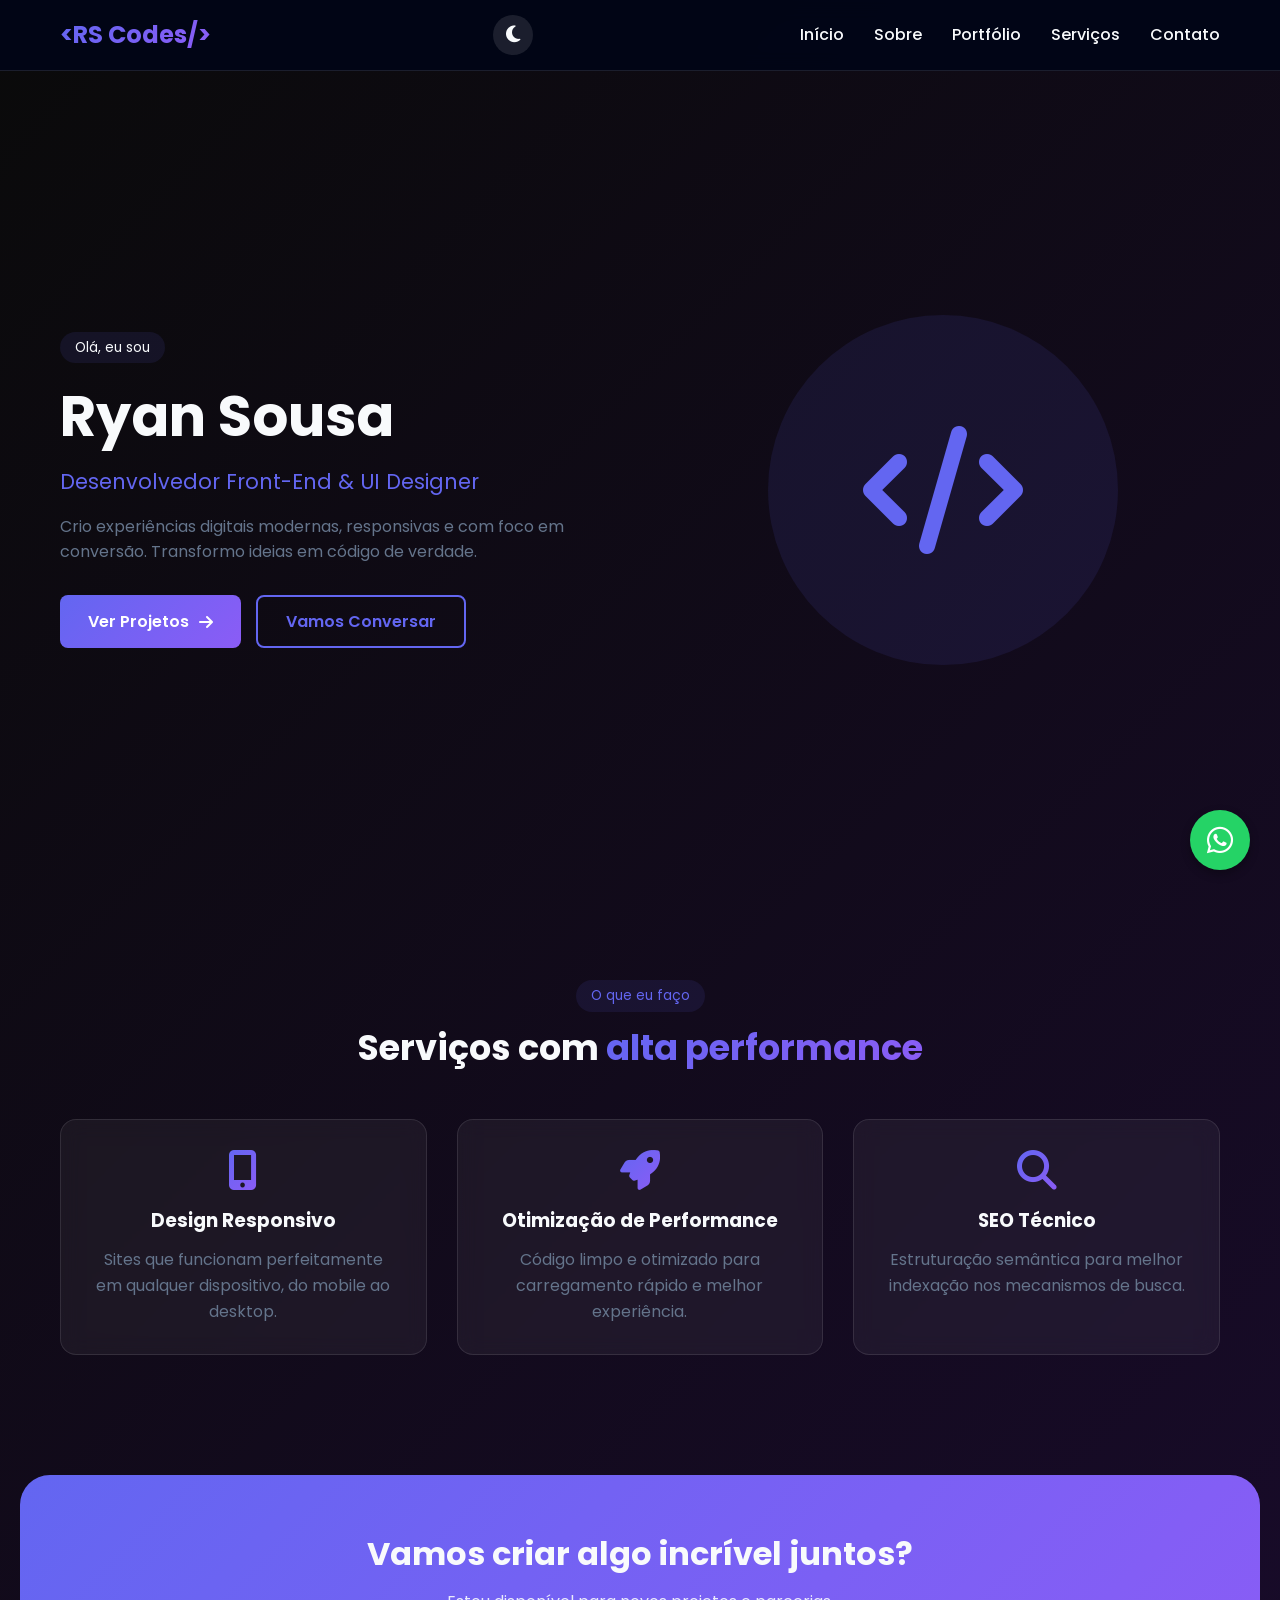
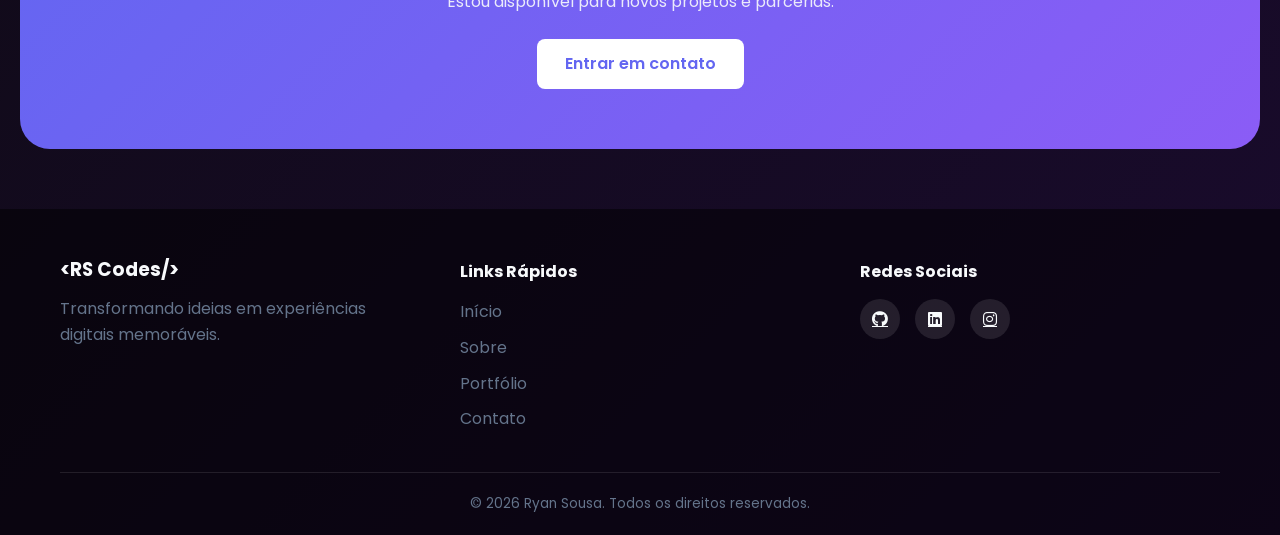
<file: index.html>
<!DOCTYPE html>
<html lang="pt-br">
<head>
    <!-- Google tag (gtag.js) -->
    <script async src="https://www.googletagmanager.com/gtag/js?id=G-TCRQMW9Z9D"></script>
    <script>
        window.dataLayer = window.dataLayer || [];
        function gtag(){dataLayer.push(arguments);}
        gtag('js', new Date());
        gtag('config', 'G-TCRQMW9Z9D');
    </script>

    <meta charset="UTF-8">
    <meta name="viewport" content="width=device-width, initial-scale=1.0, user-scalable=yes">
    <meta name="description" content="Portfólio profissional de desenvolvedor front-end especializado em criação de sites responsivos e experiências digitais incríveis.">
    <meta name="keywords" content="desenvolvedor front-end, portfólio, programador, web design, UX/UI">
    <meta name="author" content="Ryan Sousa">
    <meta name="robots" content="index, follow">
    <title>RS Codes | Portfólio Front-End</title>
    <link rel="shortcut icon" href="data:image/svg+xml,<svg xmlns='http://www.w3.org/2000/svg' viewBox='0 0 100 100'><text y='.9em' font-size='90'>⚡</text></svg>" type="image/svg+xml">
    <link rel="preconnect" href="https://fonts.googleapis.com">
    <link rel="preconnect" href="https://fonts.gstatic.com" crossorigin>
    <link href="https://fonts.googleapis.com/css2?family=Poppins:wght@300;400;500;600;700;800&display=swap" rel="stylesheet">
    <link rel="stylesheet" href="https://cdnjs.cloudflare.com/ajax/libs/font-awesome/6.4.0/css/all.min.css">
    <link rel="stylesheet" href="css/style.css">
</head>
<body>
    <header>
        <nav class="navbar">
            <div class="container">
                <div class="logo">
                    <a href="index.html">&lt;RS Codes/&gt;</a>
                </div>
                <button class="menu-toggle" id="menuToggle" aria-label="Abrir menu">
                    <i class="fas fa-bars"></i>
                </button>
                <button class="theme-toggle" id="themeToggle" aria-label="Alternar tema">
                    <i class="fas fa-moon"></i>
                </button>
                <ul class="nav-menu" id="navMenu">
                    <li><a href="index.html" class="active">Início</a></li>
                    <li><a href="sobre.html">Sobre</a></li>
                    <li><a href="portfolio.html">Portfólio</a></li>
                    <li><a href="servicos.html">Serviços</a></li>
                    <li><a href="contato.html">Contato</a></li>
                </ul>
            </div>
        </nav>
    </header>

    <main>
        <section class="hero">
            <div class="container">
                <div class="hero-content">
                    <span class="badge">Olá, eu sou</span>
                    <h1 id="typewriter">Ryan Sousa</h1>
                    <p class="hero-subtitle">Desenvolvedor Front-End & UI Designer</p>
                    <p class="hero-description">Crio experiências digitais modernas, responsivas e com foco em conversão. Transformo ideias em código de verdade.</p>
                    <div class="hero-buttons">
                        <a href="portfolio.html" class="btn btn-primary">Ver Projetos <i class="fas fa-arrow-right"></i></a>
                        <a href="contato.html" class="btn btn-outline">Vamos Conversar</a>
                    </div>
                </div>
                <div class="hero-image">
                    <div class="code-icon">
                        <i class="fas fa-code"></i>
                    </div>
                </div>
            </div>
        </section>

        <section class="services-preview">
            <div class="container">
                <div class="section-header">
                    <span class="section-tag">O que eu faço</span>
                    <h2>Serviços com <span class="gradient-text">alta performance</span></h2>
                </div>
                <div class="services-grid">
                    <div class="service-card">
                        <i class="fas fa-mobile-alt"></i>
                        <h3>Design Responsivo</h3>
                        <p>Sites que funcionam perfeitamente em qualquer dispositivo, do mobile ao desktop.</p>
                    </div>
                    <div class="service-card">
                        <i class="fas fa-rocket"></i>
                        <h3>Otimização de Performance</h3>
                        <p>Código limpo e otimizado para carregamento rápido e melhor experiência.</p>
                    </div>
                    <div class="service-card">
                        <i class="fas fa-search"></i>
                        <h3>SEO Técnico</h3>
                        <p>Estruturação semântica para melhor indexação nos mecanismos de busca.</p>
                    </div>
                </div>
            </div>
        </section>

        <section class="cta">
            <div class="container">
                <h2>Vamos criar algo incrível juntos?</h2>
                <p>Estou disponível para novos projetos e parcerias.</p>
                <a href="contato.html" class="btn btn-primary">Entrar em contato</a>
            </div>
        </section>
    </main>

    <footer>
        <div class="container">
            <div class="footer-content">
                <div class="footer-info">
                    <h3>&lt;RS Codes/&gt;</h3>
                    <p>Transformando ideias em experiências digitais memoráveis.</p>
                </div>
                <div class="footer-links">
                    <h4>Links Rápidos</h4>
                    <ul>
                        <li><a href="index.html">Início</a></li>
                        <li><a href="sobre.html">Sobre</a></li>
                        <li><a href="portfolio.html">Portfólio</a></li>
                        <li><a href="contato.html">Contato</a></li>
                    </ul>
                </div>
                <div class="footer-social">
                    <h4>Redes Sociais</h4>
                    <div class="social-icons">
                        <a href="https://github.com/Rsa-olimpio" aria-label="GitHub"><i class="fab fa-github"></i></a>
                        <a href="https://www.linkedin.com/in/ryan-sousa-7a5516334" aria-label="LinkedIn"><i class="fab fa-linkedin"></i></a>
                        <a href="https://www.instagram.com/_ryans9" aria-label="Instagram"><i class="fab fa-instagram"></i></a>
                    </div>
                </div>
            </div>
            <div class="footer-bottom">
                <p>&copy; 2026 Ryan Sousa. Todos os direitos reservados.</p>
            </div>
        </div>
    </footer>

    <!-- Botão WhatsApp Flutuante -->
    <a href="https://wa.me/55999999999999?text=Olá!%20Vi%20seu%20portfólio%20e%20gostaria%20de%20mais%20informações!" 
    class="whatsapp-float" 
    target="_blank"
    aria-label="Fale conosco pelo WhatsApp">
        <i class="fab fa-whatsapp"></i>
    </a>

    <button id="backToTop" class="back-to-top" aria-label="Voltar ao topo">
        <i class="fas fa-arrow-up"></i>
    </button>

    <script src="js/main.js"></script>
</body>
</html>
</file>
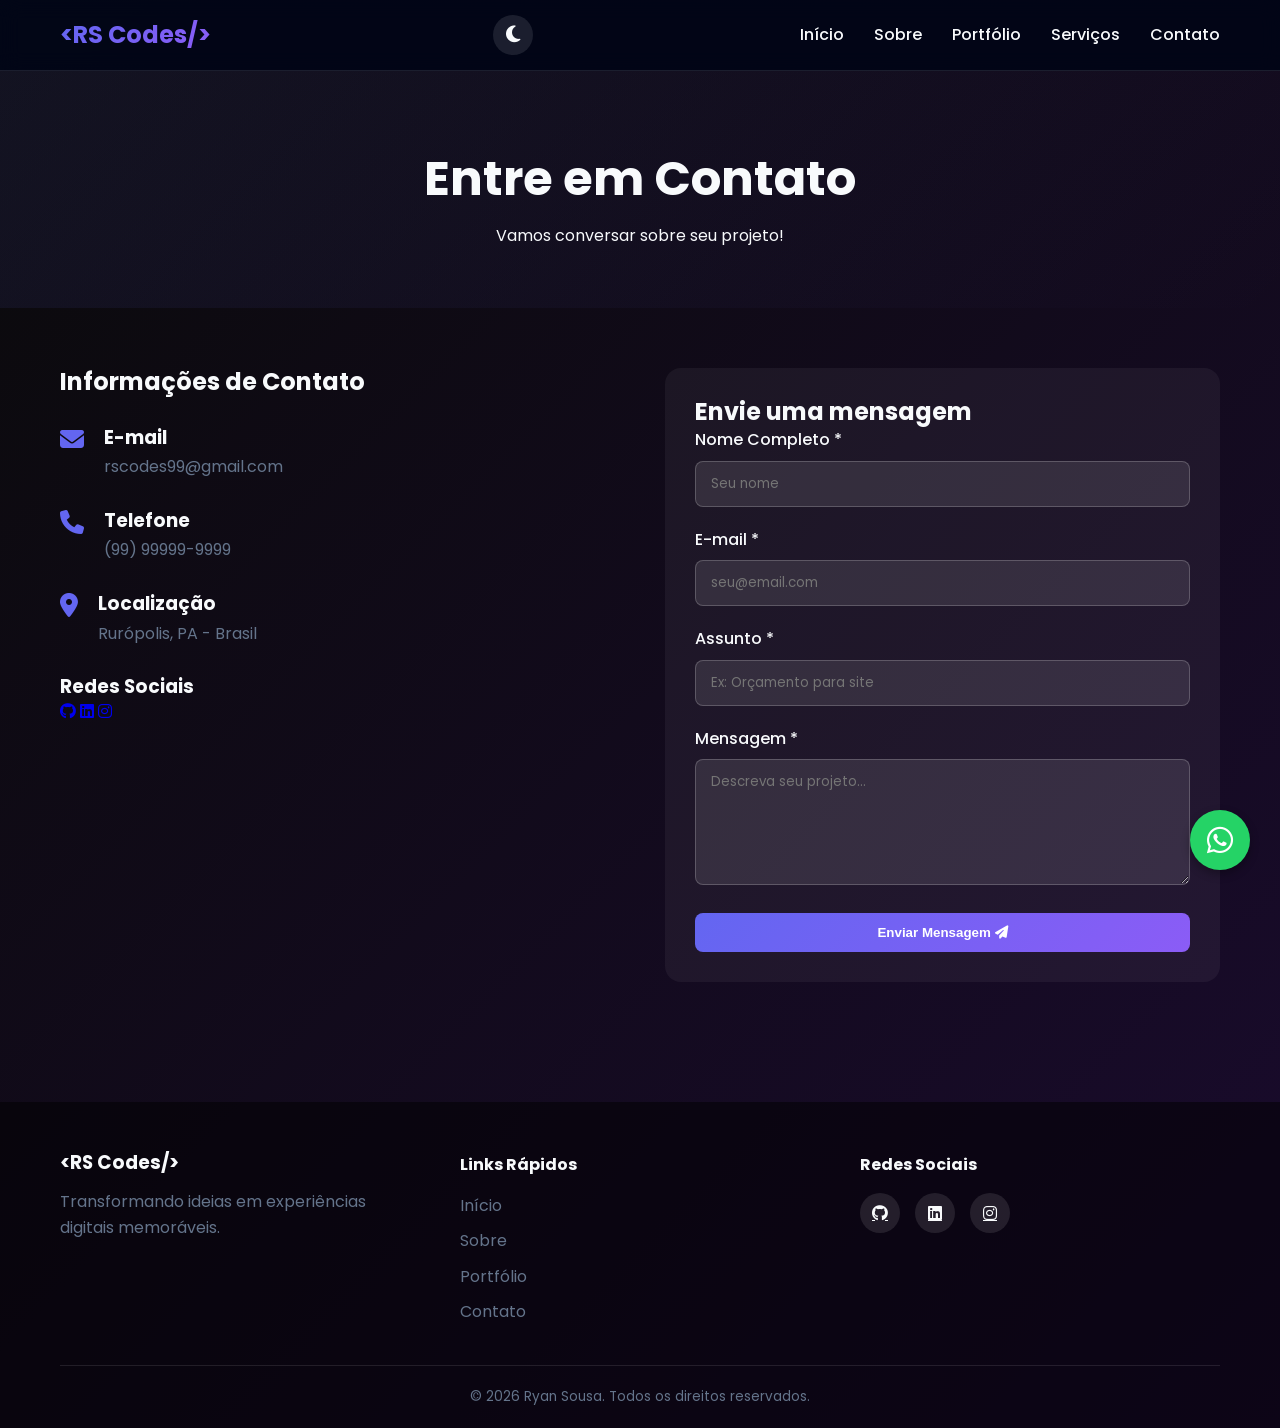
<file: contato.html>
<!DOCTYPE html>
<html lang="pt-br">
<head>
    
    <!-- Google tag (gtag.js) -->
<script async src="https://www.googletagmanager.com/gtag/js?id=G-TCRQMW9Z9D"></script>
<script>
window.dataLayer = window.dataLayer || [];
function gtag(){dataLayer.push(arguments);}
gtag('js', new Date());

gtag('config', 'G-TCRQMW9Z9D');
</script>
    
    <meta charset="UTF-8">
    <meta name="viewport" content="width=device-width, initial-scale=1.0">
    <meta name="description" content="Entre em contato para orçamentos, dúvidas ou parcerias. Respondo em até 24h.">
    <title>Contato | Fale com Ryan Sousa</title>
    <link rel="icon" type="image/x-icon" href="data:image/svg+xml,<svg xmlns='http://www.w3.org/2000/svg' viewBox='0 0 100 100'><text y='.9em' font-size='90'>⚡</text></svg>">
    <link rel="preconnect" href="https://fonts.googleapis.com">
    <link rel="preconnect" href="https://fonts.gstatic.com" crossorigin>
    <link href="https://fonts.googleapis.com/css2?family=Poppins:wght@300;400;500;600;700;800&display=swap" rel="stylesheet">
    <link rel="stylesheet" href="https://cdnjs.cloudflare.com/ajax/libs/font-awesome/6.4.0/css/all.min.css">
    <link rel="stylesheet" href="css/style.css">
</head>
<body>
    <header>
        <nav class="navbar">
            <div class="container">
                <div class="logo">
                    <a href="index.html">&lt;RS Codes/&gt;</a>
                </div>
                <button class="menu-toggle" id="menuToggle" aria-label="Abrir menu">
                    <i class="fas fa-bars"></i>
                </button>
                <button class="theme-toggle" id="themeToggle" aria-label="Alternar tema">
                    <i class="fas fa-moon"></i>
                </button>
                <ul class="nav-menu" id="navMenu">
                    <li><a href="index.html">Início</a></li>
                    <li><a href="sobre.html">Sobre</a></li>
                    <li><a href="portfolio.html">Portfólio</a></li>
                    <li><a href="servicos.html">Serviços</a></li>
                    <li><a href="contato.html" class="active">Contato</a></li>
                </ul>
            </div>
        </nav>
    </header>

    <main>
        <section class="page-header">
            <div class="container">
                <h1>Entre em Contato</h1>
                <p>Vamos conversar sobre seu projeto!</p>
            </div>
        </section>

        <section class="contact-section">
            <div class="container">
                <div class="contact-grid">
                    <div class="contact-info">
                        <h2>Informações de Contato</h2>
                        <div class="info-item">
                            <i class="fas fa-envelope"></i>
                            <div>
                                <h3>E-mail</h3>
                                <p>rscodes99@gmail.com</p>
                            </div>
                        </div>
                        <div class="info-item">
                            <i class="fas fa-phone"></i>
                            <div>
                                <h3>Telefone</h3>
                                <p>(99) 99999-9999</p>
                            </div>
                        </div>
                        <div class="info-item">
                            <i class="fas fa-map-marker-alt"></i>
                            <div>
                                <h3>Localização</h3>
                                <p>Rurópolis, PA - Brasil</p>
                            </div>
                        </div>
                        <div class="contact-social">
                            <h3>Redes Sociais</h3>
                            <div class="social-links">
                                <a href="https://github.com/Rsa-olimpio"><i class="fab fa-github"></i></a>
                                <a href="https://www.linkedin.com/in/ryan-sousa-7a5516334?utm_source=share_via&utm_content=profile&utm_medium=member_android"><i class="fab fa-linkedin"></i></a>
                                <a href="https://www.instagram.com/_ryans9?igsh=NmV2YW9lNHRuY3Vz"><i class="fab fa-instagram"></i></a>
                            </div>
                        </div>
                    </div>

                    <div class="contact-form">
                    <h2>Envie uma mensagem</h2>
                        <form action="https://formsubmit.co/rscodes99@gmail.com" method="POST">
                            <!-- APENAS estas 2 linhas hidden, SEM o _next -->
                            <input type="hidden" name="_captcha" value="false">
                            <input type="hidden" name="_next" value="https://portfolio-website-sepia-phi-97.vercel.app//obrigado.html">
                            <input type="hidden" name="_subject" value="Nova mensagem do Portfólio!">
                            
                            <div class="form-group">
                                <label for="nome">Nome Completo *</label>
                                <input type="text" id="nome" name="nome" placeholder="Seu nome" required>
                            </div>
                    
                            <div class="form-group">
                                <label for="email">E-mail *</label>
                                <input type="email" id="email" name="email" placeholder="seu@email.com" required>
                            </div>
                    
                            <div class="form-group">
                                <label for="assunto">Assunto *</label>
                                <input type="text" id="assunto" name="assunto" placeholder="Ex: Orçamento para site" required>
                            </div>
                    
                            <div class="form-group">
                                <label for="mensagem">Mensagem *</label>
                                <textarea id="mensagem" name="mensagem" rows="5" placeholder="Descreva seu projeto..." required></textarea>
                            </div>
                    
                            <button type="submit" class="btn-submit">Enviar Mensagem <i class="fas fa-paper-plane"></i></button>
                        </form>
                    </div>
                </div>
            </div>
        </section>
    </main>

    <footer>
        <div class="container">
            <div class="footer-content">
                <div class="footer-info">
                    <h3>&lt;RS Codes/&gt;</h3>
                    <p>Transformando ideias em experiências digitais memoráveis.</p>
                </div>
                <div class="footer-links">
                    <h4>Links Rápidos</h4>
                    <ul>
                        <li><a href="index.html">Início</a></li>
                        <li><a href="sobre.html">Sobre</a></li>
                        <li><a href="portfolio.html">Portfólio</a></li>
                        <li><a href="contato.html">Contato</a></li>
                    </ul>
                </div>
                <div class="footer-social">
                    <h4>Redes Sociais</h4>
                    <div class="social-icons">
                        <a href="https://github.com/Rsa-olimpio"><i class="fab fa-github"></i></a>
                        <a href="https://www.linkedin.com/in/ryan-sousa-7a5516334?utm_source=share_via&utm_content=profile&utm_medium=member_android"><i class="fab fa-linkedin"></i></a>
                        <a href="https://www.instagram.com/_ryans9?igsh=NmV2YW9lNHRuY3Vz"><i class="fab fa-instagram"></i></a>
                    </div>
                </div>
            </div>
            <div class="footer-bottom">
                <p>&copy; 2026 Ryan Sousa. Todos os direitos reservados.</p>
            </div>
        </div>
    </footer>

    <button id="backToTop" class="back-to-top">
        <i class="fas fa-arrow-up"></i>
    </button>

    <!-- Modal de Sucesso -->
    <div id="successModal" class="modal">
        <div class="modal-content">
            <i class="fas fa-check-circle"></i>
            <h3>Mensagem Enviada!</h3>
            <p>Obrigado pelo contato. Responderei em até 24 horas.</p>
            <button id="closeModal">Fechar</button>
        </div>
    </div>

    <!-- Botão WhatsApp Flutuante -->
    <a href="https://wa.me/55999999999999?text=Olá!%20Vi%20seu%20portfólio%20e%20gostaria%20de%20mais%20informações!" 
    class="whatsapp-float" 
    target="_blank"
    aria-label="Fale conosco pelo WhatsApp">
        <i class="fab fa-whatsapp"></i>
    </a>

    <script src="js/main.js"></script>
</body>
</html>
</file>
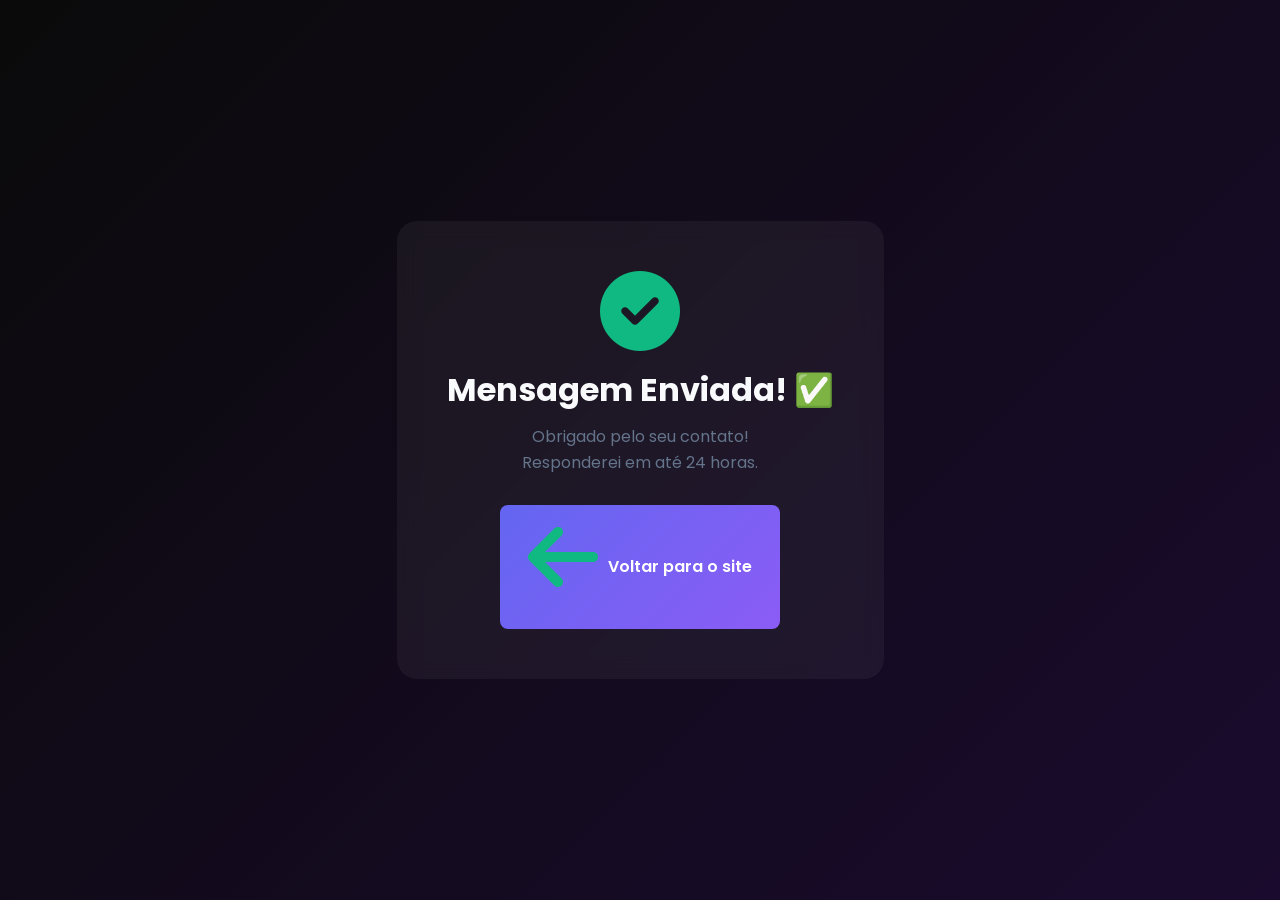
<file: obrigado.html>
<!DOCTYPE html>
<html lang="pt-br">
<head>
    <meta charset="UTF-8">
    <meta name="viewport" content="width=device-width, initial-scale=1.0">
    <title>Mensagem Enviada | Ryan Sousa</title>
    <link rel="icon" type="image/x-icon" href="data:image/svg+xml,<svg xmlns='http://www.w3.org/2000/svg' viewBox='0 0 100 100'><text y='.9em' font-size='90'>⚡</text></svg>">
    <link rel="preconnect" href="https://fonts.googleapis.com">
    <link rel="preconnect" href="https://fonts.gstatic.com" crossorigin>
    <link href="https://fonts.googleapis.com/css2?family=Poppins:wght@300;400;500;600;700;800&display=swap" rel="stylesheet">
    <link rel="stylesheet" href="https://cdnjs.cloudflare.com/ajax/libs/font-awesome/6.4.0/css/all.min.css">
    <link rel="stylesheet" href="css/style.css">
    <style>
        .thankyou-container {
            min-height: 100vh;
            display: flex;
            align-items: center;
            justify-content: center;
            text-align: center;
            padding: 20px;
        }
        .thankyou-card {
            background: rgba(255, 255, 255, 0.05);
            border-radius: 20px;
            padding: 50px;
            max-width: 500px;
            backdrop-filter: blur(10px);
        }
        .thankyou-card i {
            font-size: 80px;
            color: #10b981;
            margin-bottom: 20px;
        }
        .thankyou-card h1 {
            font-size: 2rem;
            margin-bottom: 15px;
        }
        .thankyou-card p {
            color: var(--gray);
            margin-bottom: 30px;
        }
        .btn-voltar {
            display: inline-flex;
            align-items: center;
            gap: 10px;
            background: var(--gradient);
            color: white;
            padding: 12px 28px;
            border-radius: 8px;
            text-decoration: none;
            font-weight: 600;
            transition: all 0.3s ease;
        }
        .btn-voltar:hover {
            transform: translateY(-3px);
            box-shadow: 0 10px 25px -5px rgba(99, 102, 241, 0.5);
        }
    </style>
</head>
<body>
    <div class="thankyou-container">
        <div class="thankyou-card">
            <i class="fas fa-check-circle"></i>
            <h1>Mensagem Enviada! ✅</h1>
            <p>Obrigado pelo seu contato!<br>Responderei em até 24 horas.</p>
            <a href="index.html" class="btn-voltar">
                <i class="fas fa-arrow-left"></i>
                Voltar para o site
            </a>
        </div>
    </div>
</body>
</html>
</file>
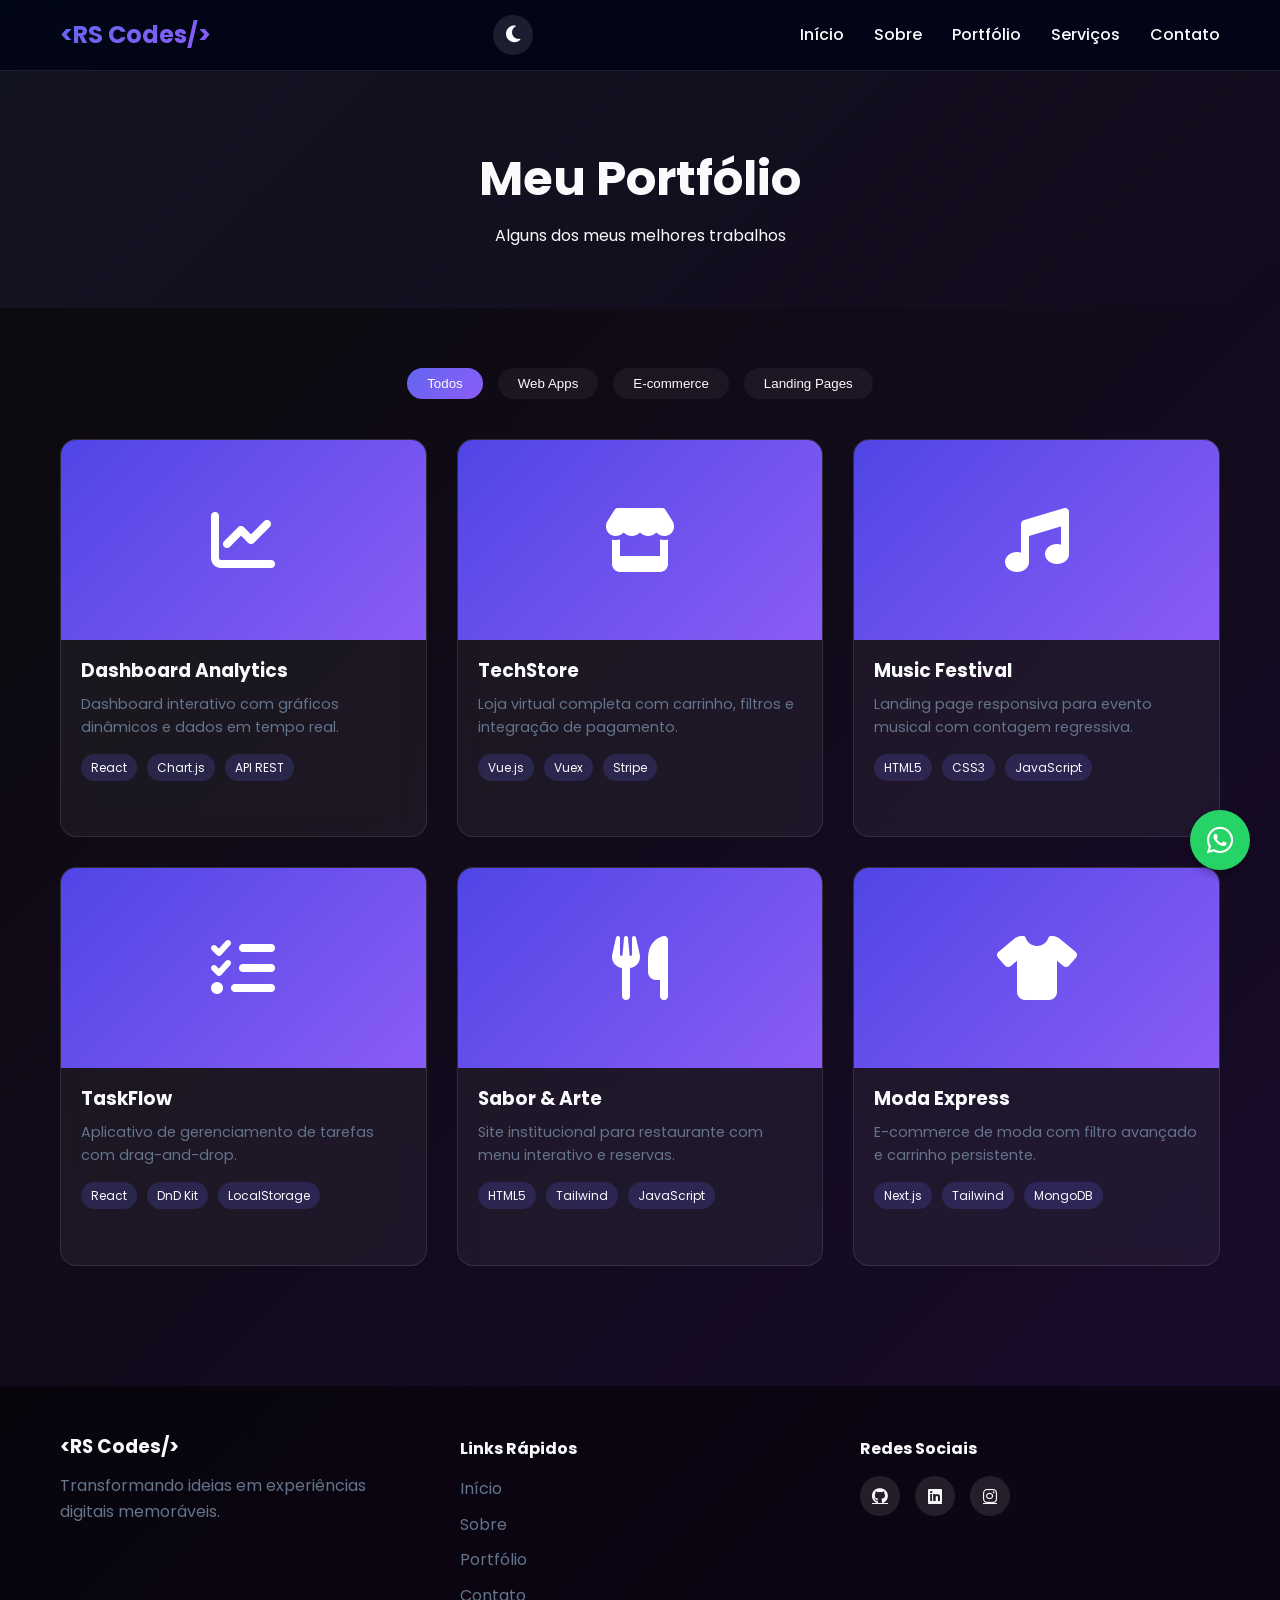
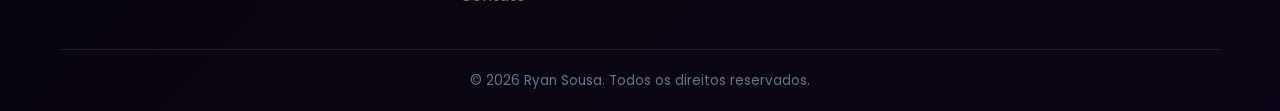
<file: portfolio.html>
<!DOCTYPE html>
<html lang="pt-br">
<head>

    <!-- Google tag (gtag.js) -->
<script async src="https://www.googletagmanager.com/gtag/js?id=G-TCRQMW9Z9D"></script>
<script>
window.dataLayer = window.dataLayer || [];
function gtag(){dataLayer.push(arguments);}
gtag('js', new Date());

gtag('config', 'G-TCRQMW9Z9D');
</script>


    <meta charset="UTF-8">
    <meta name="viewport" content="width=device-width, initial-scale=1.0">
    <meta name="description" content="Portfólio de projetos de desenvolvimento front-end: e-commerce, dashboard, landing pages e muito mais.">
    <title>Portfólio | Projetos de Ryan Sousa</title>
    <link rel="icon" type="image/x-icon" href="data:image/svg+xml,<svg xmlns='http://www.w3.org/2000/svg' viewBox='0 0 100 100'><text y='.9em' font-size='90'>⚡</text></svg>">
    <link rel="preconnect" href="https://fonts.googleapis.com">
    <link rel="preconnect" href="https://fonts.gstatic.com" crossorigin>
    <link href="https://fonts.googleapis.com/css2?family=Poppins:wght@300;400;500;600;700;800&display=swap" rel="stylesheet">
    <link rel="stylesheet" href="https://cdnjs.cloudflare.com/ajax/libs/font-awesome/6.4.0/css/all.min.css">
    <link rel="stylesheet" href="css/style.css">
</head>
<body>
    <header>
        <nav class="navbar">
            <div class="container">
                <div class="logo">
                    <a href="index.html">&lt;RS Codes/&gt;</a>
                </div>
                <button class="menu-toggle" id="menuToggle" aria-label="Abrir menu">
                    <i class="fas fa-bars"></i>
                </button>
                <button class="theme-toggle" id="themeToggle" aria-label="Alternar tema">
                    <i class="fas fa-moon"></i>
                </button> 
                <ul class="nav-menu" id="navMenu">
                    <li><a href="index.html">Início</a></li>
                    <li><a href="sobre.html">Sobre</a></li>
                    <li><a href="portfolio.html" class="active">Portfólio</a></li>
                    <li><a href="servicos.html">Serviços</a></li>
                    <li><a href="contato.html">Contato</a></li>
                </ul>
            </div>
        </nav>
    </header>

    <main>
        <section class="page-header">
            <div class="container">
                <h1>Meu Portfólio</h1>
                <p>Alguns dos meus melhores trabalhos</p>
            </div>
        </section>

        <section class="portfolio-section">
            <div class="container">
                <div class="portfolio-filters">
                    <button class="filter-btn active" data-filter="all">Todos</button>
                    <button class="filter-btn" data-filter="web">Web Apps</button>
                    <button class="filter-btn" data-filter="ecommerce">E-commerce</button>
                    <button class="filter-btn" data-filter="landing">Landing Pages</button>
                </div>

                <div class="portfolio-grid" id="portfolioGrid">
                    <div class="portfolio-card" data-category="web">
                        <div class="card-image">
                            <i class="fas fa-chart-line"></i>
                        </div>
                        <div class="card-content">
                            <h3>Dashboard Analytics</h3>
                            <p>Dashboard interativo com gráficos dinâmicos e dados em tempo real.</p>
                            <div class="card-tech">
                                <span>React</span>
                                <span>Chart.js</span>
                                <span>API REST</span>
                            </div>
                            <div class="card-hover-info">
                                <span><i class="fas fa-code"></i> 5.2k linhas</span>
                                <span><i class="fas fa-calendar"></i> 2025</span>
                            </div>
                        </div>
                    </div>

                    <div class="portfolio-card" data-category="ecommerce">
                        <div class="card-image">
                            <i class="fas fa-store"></i>
                        </div>
                        <div class="card-content">
                            <h3>TechStore</h3>
                            <p>Loja virtual completa com carrinho, filtros e integração de pagamento.</p>
                            <div class="card-tech">
                                <span>Vue.js</span>
                                <span>Vuex</span>
                                <span>Stripe</span>
                            </div>
                            <div class="card-hover-info">
                                <span><i class="fas fa-shopping-cart"></i> +2k vendas</span>
                                <span><i class="fas fa-calendar"></i> 2025</span>
                            </div>
                        </div>
                    </div>

                    <div class="portfolio-card" data-category="landing">
                        <div class="card-image">
                            <i class="fas fa-music"></i>
                        </div>
                        <div class="card-content">
                            <h3>Music Festival</h3>
                            <p>Landing page responsiva para evento musical com contagem regressiva.</p>
                            <div class="card-tech">
                                <span>HTML5</span>
                                <span>CSS3</span>
                                <span>JavaScript</span>
                            </div>
                            <div class="card-hover-info">
                                <span><i class="fas fa-users"></i> 50k+ views</span>
                                <span><i class="fas fa-calendar"></i> 2024</span>
                            </div>
                        </div>
                    </div>

                    <div class="portfolio-card" data-category="web">
                        <div class="card-image">
                            <i class="fas fa-tasks"></i>
                        </div>
                        <div class="card-content">
                            <h3>TaskFlow</h3>
                            <p>Aplicativo de gerenciamento de tarefas com drag-and-drop.</p>
                            <div class="card-tech">
                                <span>React</span>
                                <span>DnD Kit</span>
                                <span>LocalStorage</span>
                            </div>
                            <div class="card-hover-info">
                                <span><i class="fas fa-check-circle"></i> +10k tarefas</span>
                                <span><i class="fas fa-calendar"></i> 2024</span>
                            </div>
                        </div>
                    </div>

                    <div class="portfolio-card" data-category="landing">
                        <div class="card-image">
                            <i class="fas fa-utensils"></i>
                        </div>
                        <div class="card-content">
                            <h3>Sabor & Arte</h3>
                            <p>Site institucional para restaurante com menu interativo e reservas.</p>
                            <div class="card-tech">
                                <span>HTML5</span>
                                <span>Tailwind</span>
                                <span>JavaScript</span>
                            </div>
                            <div class="card-hover-info">
                                <span><i class="fas fa-calendar"></i> 2024</span>
                            </div>
                        </div>
                    </div>

                    <div class="portfolio-card" data-category="ecommerce">
                        <div class="card-image">
                            <i class="fas fa-tshirt"></i>
                        </div>
                        <div class="card-content">
                            <h3>Moda Express</h3>
                            <p>E-commerce de moda com filtro avançado e carrinho persistente.</p>
                            <div class="card-tech">
                                <span>Next.js</span>
                                <span>Tailwind</span>
                                <span>MongoDB</span>
                            </div>
                            <div class="card-hover-info">
                                <span><i class="fas fa-calendar"></i> 2025</span>
                            </div>
                        </div>
                    </div>
                </div>
            </div>
        </section>
    </main>

    <footer>
        <div class="container">
            <div class="footer-content">
                <div class="footer-info">
                    <h3>&lt;RS Codes/&gt;</h3>
                    <p>Transformando ideias em experiências digitais memoráveis.</p>
                </div>
                <div class="footer-links">
                    <h4>Links Rápidos</h4>
                    <ul>
                        <li><a href="index.html">Início</a></li>
                        <li><a href="sobre.html">Sobre</a></li>
                        <li><a href="portfolio.html">Portfólio</a></li>
                        <li><a href="contato.html">Contato</a></li>
                    </ul>
                </div>
                <div class="footer-social">
                    <h4>Redes Sociais</h4>
                    <div class="social-icons">
                        <a href="https://github.com/Rsa-olimpio"><i class="fab fa-github"></i></a>
                        <a href="https://www.linkedin.com/in/ryan-sousa-7a5516334?utm_source=share_via&utm_content=profile&utm_medium=member_android"><i class="fab fa-linkedin"></i></a>
                        <a href="https://www.instagram.com/_ryans9?igsh=NmV2YW9lNHRuY3Vz"><i class="fab fa-instagram"></i></a>
                    </div>
                </div>
            </div>
            <div class="footer-bottom">
                <p>&copy; 2026 Ryan Sousa. Todos os direitos reservados.</p>
            </div>
        </div>
    </footer>

    <button id="backToTop" class="back-to-top">
        <i class="fas fa-arrow-up"></i>
    </button>

    <!-- Botão WhatsApp Flutuante -->
    <a href="https://wa.me/55999999999999?text=Olá!%20Vi%20seu%20portfólio%20e%20gostaria%20de%20mais%20informações!" 
    class="whatsapp-float" 
    target="_blank"
    aria-label="Fale conosco pelo WhatsApp">
        <i class="fab fa-whatsapp"></i>
    </a>

    <script src="js/main.js"></script>
</body>
</html>
</file>
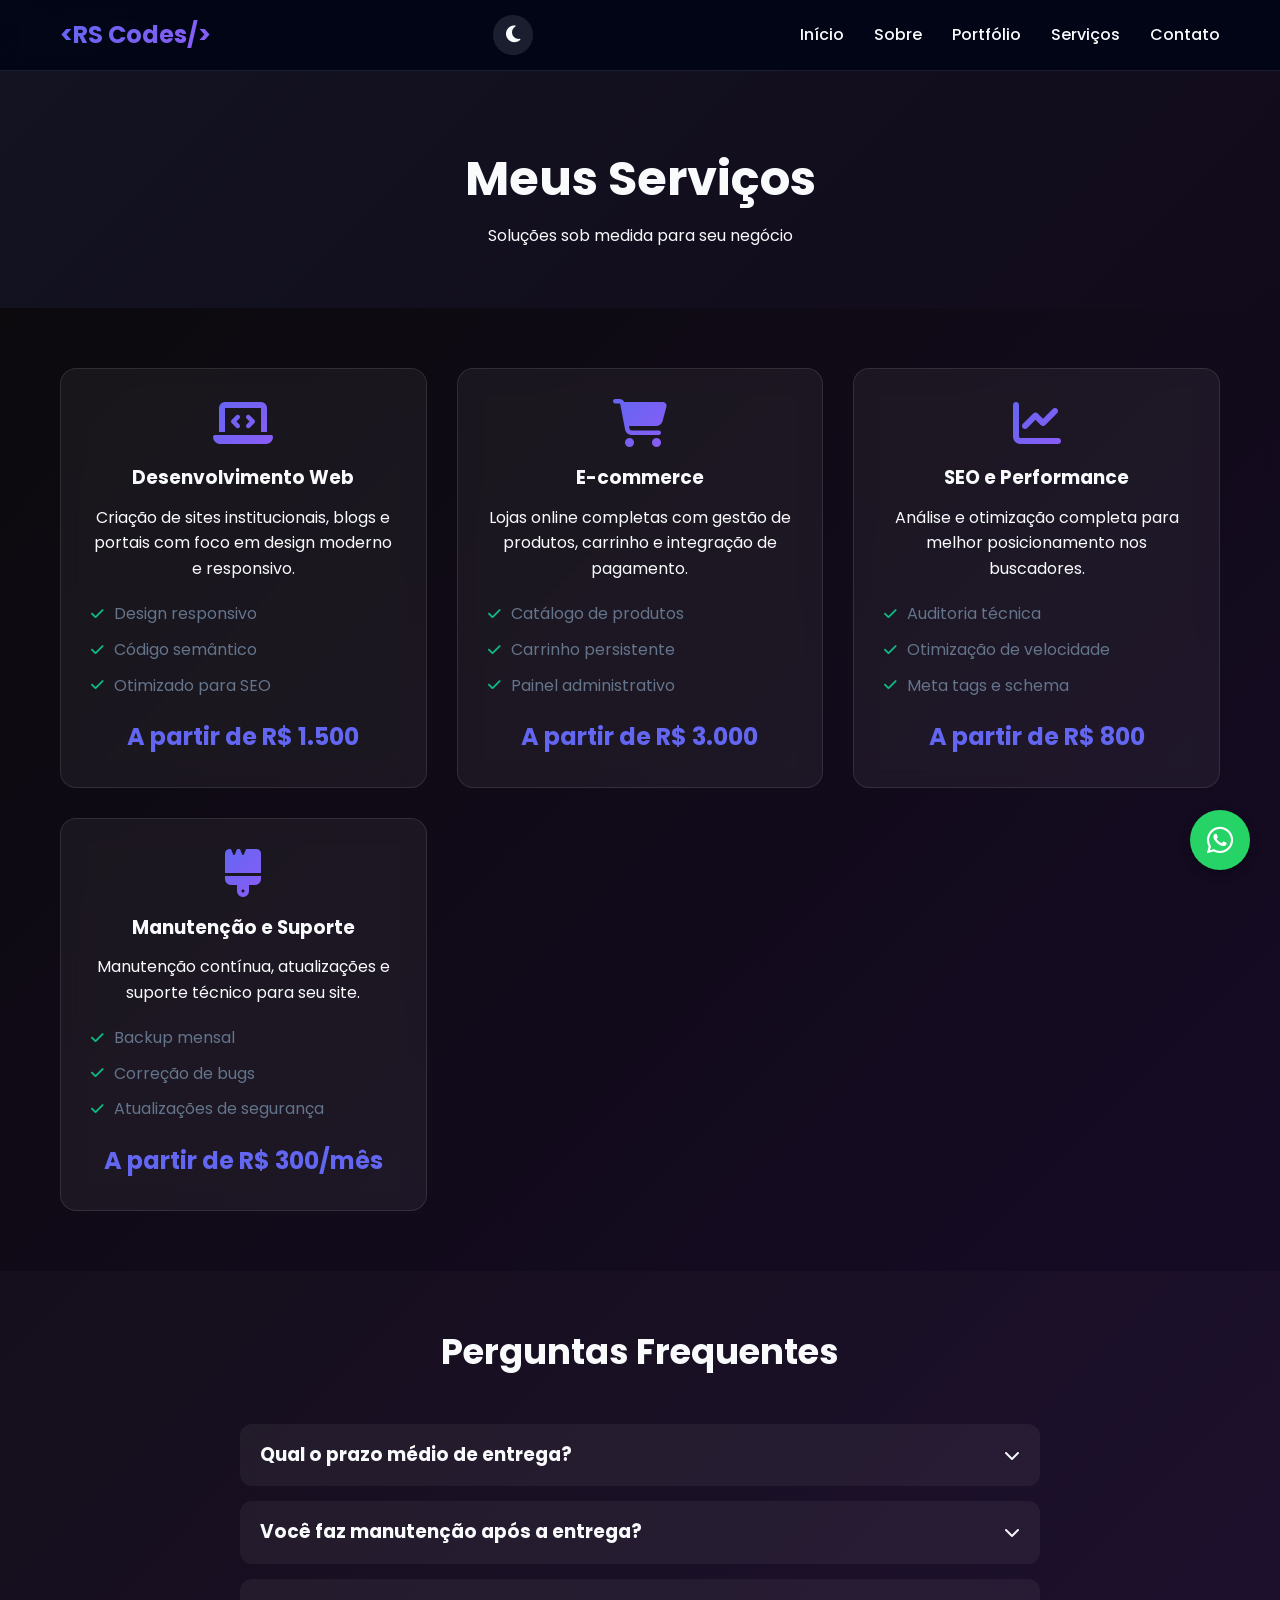
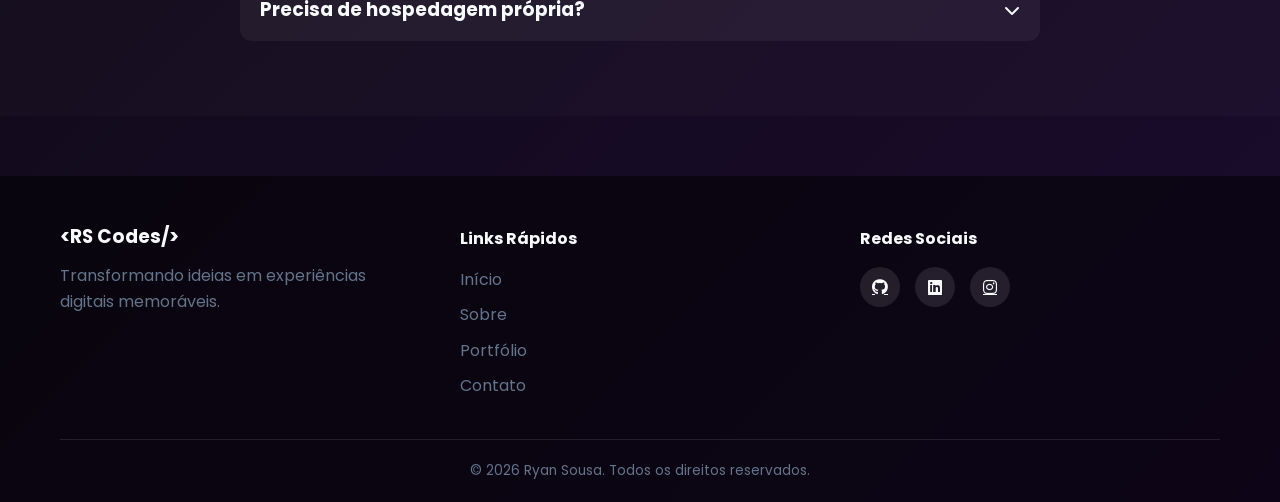
<file: servicos.html>
<!DOCTYPE html>
    <html lang="pt-br">
    <head>

        <!-- Google tag (gtag.js) -->
    <script async src="https://www.googletagmanager.com/gtag/js?id=G-TCRQMW9Z9D"></script>
    <script>
    window.dataLayer = window.dataLayer || [];
    function gtag(){dataLayer.push(arguments);}
    gtag('js', new Date());

    gtag('config', 'G-TCRQMW9Z9D');
    </script>

        <meta charset="UTF-8">
        <meta name="viewport" content="width=device-width, initial-scale=1.0">
        <meta name="description" content="Serviços de desenvolvimento front-end: criação de sites responsivos, otimização SEO e manutenção.">
        <title>Serviços | O que ofereço como desenvolvedor</title><link rel="icon" type="image/x-icon" href="data:image/svg+xml,<svg xmlns='http://www.w3.org/2000/svg' viewBox='0 0 100 100'><text y='.9em' font-size='90'>⚡</text></svg>">
        <link rel="preconnect" href="https://fonts.googleapis.com">
        <link rel="preconnect" href="https://fonts.gstatic.com" crossorigin>
        <link href="https://fonts.googleapis.com/css2?family=Poppins:wght@300;400;500;600;700;800&display=swap" rel="stylesheet">
        <link rel="stylesheet" href="https://cdnjs.cloudflare.com/ajax/libs/font-awesome/6.4.0/css/all.min.css">
        <link rel="stylesheet" href="css/style.css">
    </head>
    <body>
        <header>
            <nav class="navbar">
                <div class="container">
                    <div class="logo">
                        <a href="index.html">&lt;RS Codes/&gt;</a>
                    </div>
                    <button class="menu-toggle" id="menuToggle" aria-label="Abrir menu">
                        <i class="fas fa-bars"></i>
                    </button>
                    <button class="theme-toggle" id="themeToggle" aria-label="Alternar tema">
                        <i class="fas fa-moon"></i>
                    </button>
                    <ul class="nav-menu" id="navMenu">
                        <li><a href="index.html">Início</a></li>
                        <li><a href="sobre.html">Sobre</a></li>
                        <li><a href="portfolio.html">Portfólio</a></li>
                        <li><a href="servicos.html" class="active">Serviços</a></li>
                        <li><a href="contato.html">Contato</a></li>
                    </ul>
                </div>
            </nav>
        </header>

        <main>
            <section class="page-header">
                <div class="container">
                    <h1>Meus Serviços</h1>
                    <p>Soluções sob medida para seu negócio</p>
                </div>
            </section>

            <section class="services-full">
                <div class="container">
                    <div class="services-grid-full">
                        <div class="service-full-card">
                            <div class="service-icon">
                                <i class="fas fa-laptop-code"></i>
                            </div>
                            <h3>Desenvolvimento Web</h3>
                            <p>Criação de sites institucionais, blogs e portais com foco em design moderno e responsivo.</p>
                            <ul class="service-features">
                                <li><i class="fas fa-check"></i> Design responsivo</li>
                                <li><i class="fas fa-check"></i> Código semântico</li>
                                <li><i class="fas fa-check"></i> Otimizado para SEO</li>
                            </ul>
                            <div class="service-price">A partir de R$ 1.500</div>
                        </div>

                        <div class="service-full-card">
                            <div class="service-icon">
                                <i class="fas fa-cart-shopping"></i>
                            </div>
                            <h3>E-commerce</h3>
                            <p>Lojas online completas com gestão de produtos, carrinho e integração de pagamento.</p>
                            <ul class="service-features">
                                <li><i class="fas fa-check"></i> Catálogo de produtos</li>
                                <li><i class="fas fa-check"></i> Carrinho persistente</li>
                                <li><i class="fas fa-check"></i> Painel administrativo</li>
                            </ul>
                            <div class="service-price">A partir de R$ 3.000</div>
                        </div>

                        <div class="service-full-card">
                            <div class="service-icon">
                                <i class="fas fa-chart-line"></i>
                            </div>
                            <h3>SEO e Performance</h3>
                            <p>Análise e otimização completa para melhor posicionamento nos buscadores.</p>
                            <ul class="service-features">
                                <li><i class="fas fa-check"></i> Auditoria técnica</li>
                                <li><i class="fas fa-check"></i> Otimização de velocidade</li>
                                <li><i class="fas fa-check"></i> Meta tags e schema</li>
                            </ul>
                            <div class="service-price">A partir de R$ 800</div>
                        </div>

                        <div class="service-full-card">
                            <div class="service-icon">
                                <i class="fas fa-brush"></i>
                            </div>
                            <h3>Manutenção e Suporte</h3>
                            <p>Manutenção contínua, atualizações e suporte técnico para seu site.</p>
                            <ul class="service-features">
                                <li><i class="fas fa-check"></i> Backup mensal</li>
                                <li><i class="fas fa-check"></i> Correção de bugs</li>
                                <li><i class="fas fa-check"></i> Atualizações de segurança</li>
                            </ul>
                            <div class="service-price">A partir de R$ 300/mês</div>
                        </div>
                    </div>
                </div>
            </section>

            <section class="faq-section">
                <div class="container">
                    <div class="section-header">
                        <h2>Perguntas Frequentes</h2>
                    </div>
                    <div class="faq-grid" id="faqContainer">
                        <div class="faq-item">
                            <div class="faq-question">
                                <h3>Qual o prazo médio de entrega?</h3>
                                <i class="fas fa-chevron-down"></i>
                            </div>
                            <div class="faq-answer">
                                <p>O prazo varia conforme a complexidade do projeto. Sites institucionais geralmente levam 2-4 semanas, enquanto e-commerces completos podem levar 6-8 semanas.</p>
                            </div>
                        </div>
                        <div class="faq-item">
                            <div class="faq-question">
                                <h3>Você faz manutenção após a entrega?</h3>
                                <i class="fas fa-chevron-down"></i>
                            </div>
                            <div class="faq-answer">
                                <p>Sim! Ofereço planos de manutenção mensal com suporte contínuo, atualizações e backups regulares.</p>
                            </div>
                        </div>
                        <div class="faq-item">
                            <div class="faq-question">
                                <h3>Precisa de hospedagem própria?</h3>
                                <i class="fas fa-chevron-down"></i>
                            </div>
                            <div class="faq-answer">
                                <p>Posso recomendar provedores confiáveis e auxiliar na configuração, mas a hospedagem é por conta do cliente.</p>
                            </div>
                        </div>
                    </div>
                </div>
            </section>
        </main>

        <footer>
            <div class="container">
                <div class="footer-content">
                    <div class="footer-info">
                        <h3>&lt;RS Codes/&gt;</h3>
                        <p>Transformando ideias em experiências digitais memoráveis.</p>
                    </div>
                    <div class="footer-links">
                        <h4>Links Rápidos</h4>
                        <ul>
                            <li><a href="index.html">Início</a></li>
                            <li><a href="sobre.html">Sobre</a></li>
                            <li><a href="portfolio.html">Portfólio</a></li>
                            <li><a href="contato.html">Contato</a></li>
                        </ul>
                    </div>
                    <div class="footer-social">
                        <h4>Redes Sociais</h4>
                        <div class="social-icons">
                            <a href="https://github.com/Rsa-olimpio"><i class="fab fa-github"></i></a>
                            <a href="https://www.linkedin.com/in/ryan-sousa-7a5516334?utm_source=share_via&utm_content=profile&utm_medium=member_android"><i class="fab fa-linkedin"></i></a>
                            <a href="https://www.instagram.com/_ryans9?igsh=NmV2YW9lNHRuY3Vz"><i class="fab fa-instagram"></i></a>
                        </div>
                    </div>
                </div>
                <div class="footer-bottom">
                    <p>&copy; 2026 Ryan Sousa. Todos os direitos reservados.</p>
                </div>
            </div>
        </footer>

        <button id="backToTop" class="back-to-top">
            <i class="fas fa-arrow-up"></i>
        </button>

        <!-- Botão WhatsApp Flutuante -->
        <a href="https://wa.me/55999999999999?text=Olá!%20Vi%20seu%20portfólio%20e%20gostaria%20de%20mais%20informações!" 
        class="whatsapp-float" 
        target="_blank"
        aria-label="Fale conosco pelo WhatsApp">
            <i class="fab fa-whatsapp"></i>
        </a>

        <script src="js/main.js"></script>
    </body>
    </html>
</file>
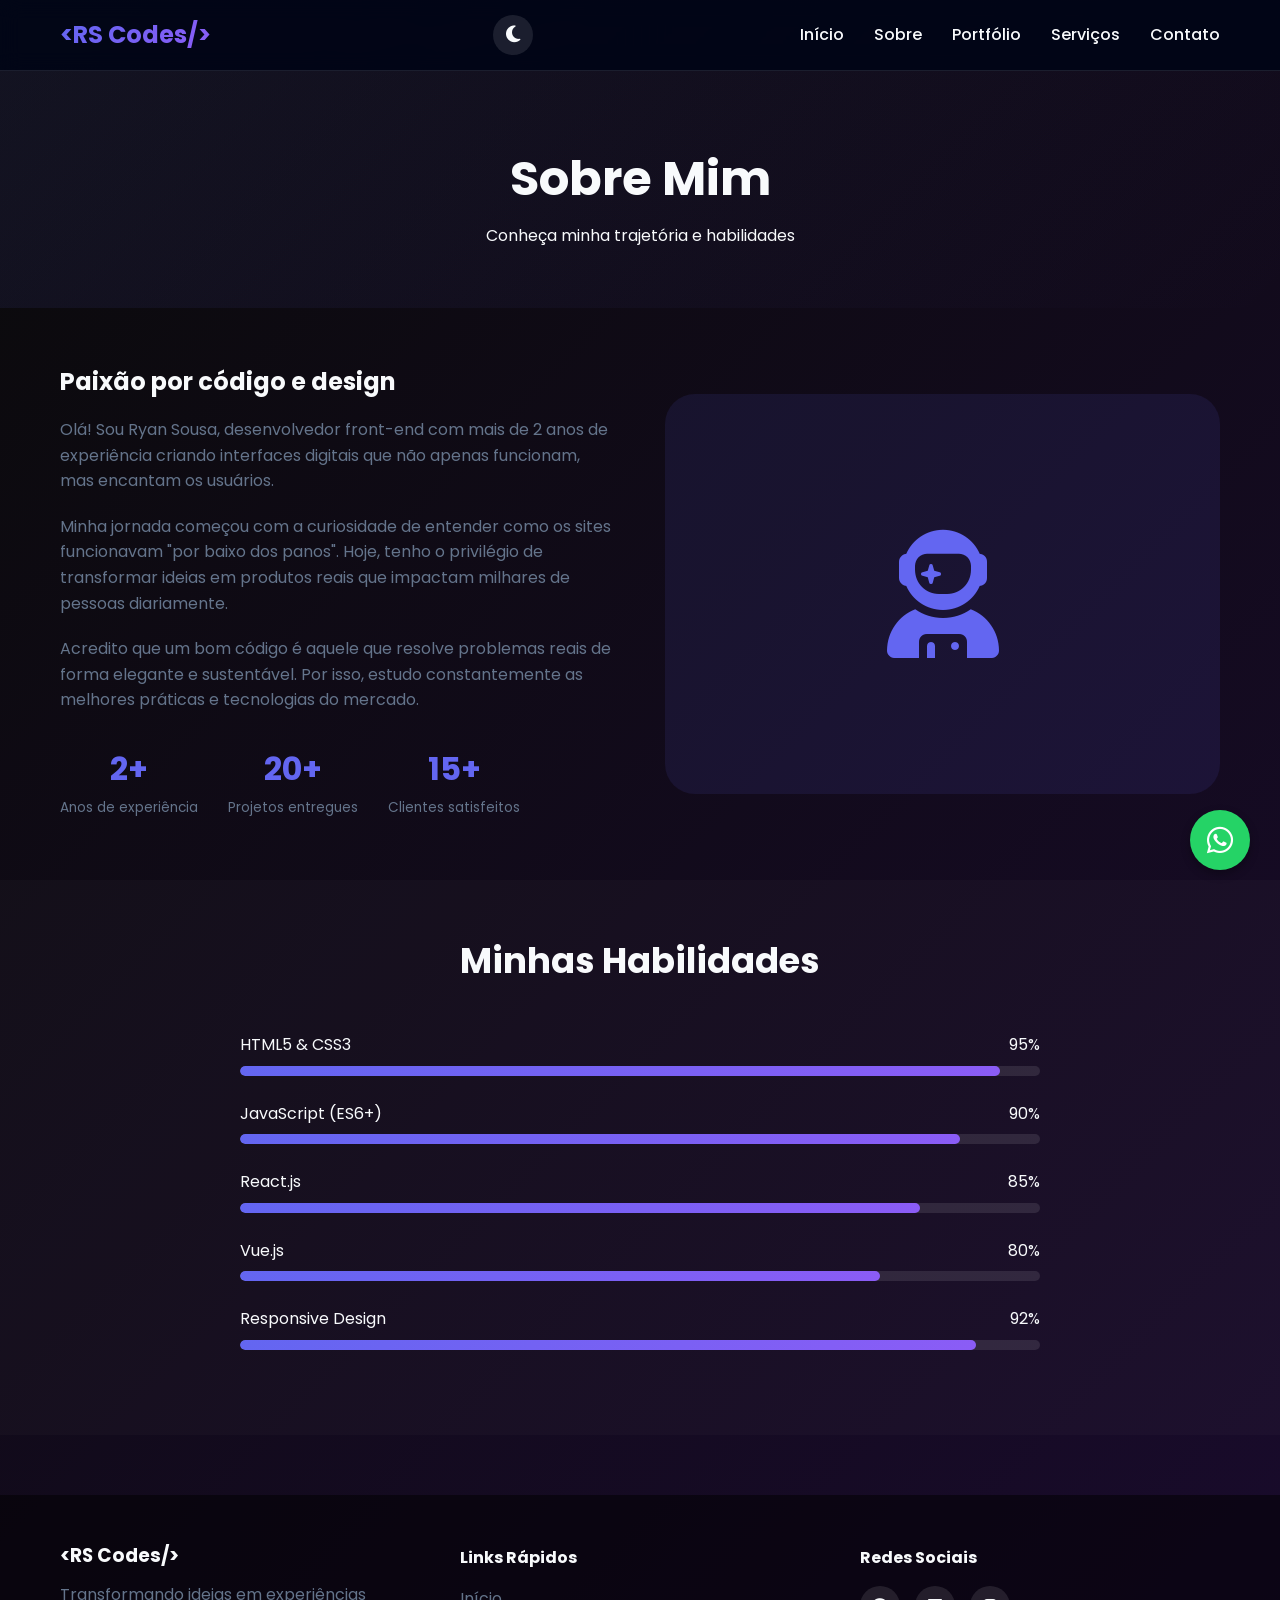
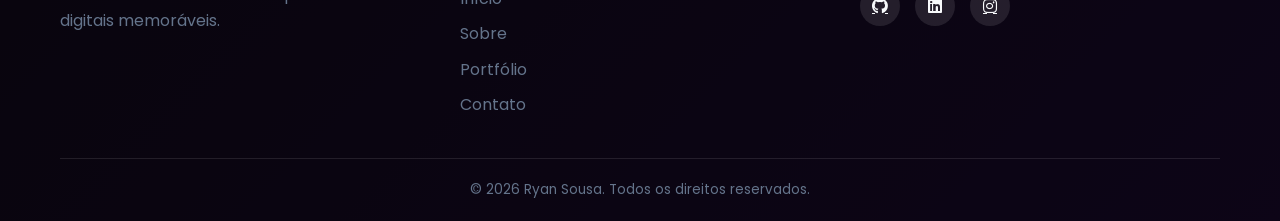
<file: sobre.html>
<!DOCTYPE html>
<html lang="pt-br">
<head>

<!-- Google tag (gtag.js) -->
<script async src="https://www.googletagmanager.com/gtag/js?id=G-TCRQMW9Z9D"></script>
<script>
window.dataLayer = window.dataLayer || [];
function gtag(){dataLayer.push(arguments);}
gtag('js', new Date());

gtag('config', 'G-TCRQMW9Z9D');
</script>
    <meta charset="UTF-8">
    <meta name="viewport" content="width=device-width, initial-scale=1.0">
    <meta name="description" content="Conheça Ryan Sousa, desenvolvedor front-end com 2+ anos de experiência em React, Vue e tecnologias web modernas.">
    <meta name="keywords" content="sobre, desenvolvedor, front-end, experiência, habilidades">
    <title>Sobre | Ryan Sousa - Desenvolvedor Front-End</title>
    <link rel="icon" type="image/x-icon" href="data:image/svg+xml,<svg xmlns='http://www.w3.org/2000/svg' viewBox='0 0 100 100'><text y='.9em' font-size='90'>⚡</text></svg>">
    <link rel="preconnect" href="https://fonts.googleapis.com">
    <link rel="preconnect" href="https://fonts.gstatic.com" crossorigin>
    <link href="https://fonts.googleapis.com/css2?family=Poppins:wght@300;400;500;600;700;800&display=swap" rel="stylesheet">
    <link rel="stylesheet" href="https://cdnjs.cloudflare.com/ajax/libs/font-awesome/6.4.0/css/all.min.css">
    <link rel="stylesheet" href="css/style.css">
</head>
<body>
    <header>
        <nav class="navbar">
            <div class="container">
                <div class="logo">
                    <a href="index.html">&lt;RS Codes/&gt;</a>
                </div>
                <button class="menu-toggle" id="menuToggle" aria-label="Abrir menu">
                    <i class="fas fa-bars"></i>
                </button>
                <button class="theme-toggle" id="themeToggle" aria-label="Alternar tema">
                    <i class="fas fa-moon"></i>
                </button>
                <ul class="nav-menu" id="navMenu">
                    <li><a href="index.html">Início</a></li>
                    <li><a href="sobre.html" class="active">Sobre</a></li>
                    <li><a href="portfolio.html">Portfólio</a></li>
                    <li><a href="servicos.html">Serviços</a></li>
                    <li><a href="contato.html">Contato</a></li>
                </ul>
            </div>
        </nav>
    </header>

    <main>
        <section class="page-header">
            <div class="container">
                <h1>Sobre Mim</h1>
                <p>Conheça minha trajetória e habilidades</p>
            </div>
        </section>

        <section class="about-section">
            <div class="container">
                <div class="about-grid">
                    <div class="about-text">
                        <h2>Paixão por código e design</h2>
                        <p>Olá! Sou Ryan Sousa, desenvolvedor front-end com mais de 2 anos de experiência criando interfaces digitais que não apenas funcionam, mas encantam os usuários.</p>
                        <p>Minha jornada começou com a curiosidade de entender como os sites funcionavam "por baixo dos panos". Hoje, tenho o privilégio de transformar ideias em produtos reais que impactam milhares de pessoas diariamente.</p>
                        <p>Acredito que um bom código é aquele que resolve problemas reais de forma elegante e sustentável. Por isso, estudo constantemente as melhores práticas e tecnologias do mercado.</p>
                        
                        <div class="about-stats">
                            <div class="stat">
                                <span class="stat-number">2+</span>
                                <span class="stat-label">Anos de experiência</span>
                            </div>
                            <div class="stat">
                                <span class="stat-number">20+</span>
                                <span class="stat-label">Projetos entregues</span>
                            </div>
                            <div class="stat">
                                <span class="stat-number">15+</span>
                                <span class="stat-label">Clientes satisfeitos</span>
                            </div>
                        </div>
                    </div>
                    <div class="about-image">
                        <div class="about-icon">
                            <i class="fas fa-user-astronaut"></i>
                        </div>
                    </div>
                </div>
            </div>
        </section>

        <section class="skills-section">
            <div class="container">
                <div class="section-header">
                    <h2>Minhas Habilidades</h2>
                </div>
                <div class="skills-grid">
                    <div class="skill-item">
                        <div class="skill-info">
                            <span>HTML5 & CSS3</span>
                            <span>95%</span>
                        </div>
                        <div class="skill-bar">
                            <div class="skill-progress" data-width="95"></div>
                        </div>
                    </div>
                    <div class="skill-item">
                        <div class="skill-info">
                            <span>JavaScript (ES6+)</span>
                            <span>90%</span>
                        </div>
                        <div class="skill-bar">
                            <div class="skill-progress" data-width="90"></div>
                        </div>
                    </div>
                    <div class="skill-item">
                        <div class="skill-info">
                            <span>React.js</span>
                            <span>85%</span>
                        </div>
                        <div class="skill-bar">
                            <div class="skill-progress" data-width="85"></div>
                        </div>
                    </div>
                    <div class="skill-item">
                        <div class="skill-info">
                            <span>Vue.js</span>
                            <span>80%</span>
                        </div>
                        <div class="skill-bar">
                            <div class="skill-progress" data-width="80"></div>
                        </div>
                    </div>
                    <div class="skill-item">
                        <div class="skill-info">
                            <span>Responsive Design</span>
                            <span>92%</span>
                        </div>
                        <div class="skill-bar">
                            <div class="skill-progress" data-width="92"></div>
                        </div>
                    </div>
                </div>
            </div>
        </section>
    </main>

    <footer>
        <div class="container">
            <div class="footer-content">
                <div class="footer-info">
                    <h3>&lt;RS Codes/&gt;</h3>
                    <p>Transformando ideias em experiências digitais memoráveis.</p>
                </div>
                <div class="footer-links">
                    <h4>Links Rápidos</h4>
                    <ul>
                        <li><a href="index.html">Início</a></li>
                        <li><a href="sobre.html">Sobre</a></li>
                        <li><a href="portfolio.html">Portfólio</a></li>
                        <li><a href="contato.html">Contato</a></li>
                    </ul>
                </div>
                <div class="footer-social">
                    <h4>Redes Sociais</h4>
                    <div class="social-icons">
                        <a href="https://github.com/Rsa-olimpio"><i class="fab fa-github"></i></a>
                        <a href="https://www.linkedin.com/in/ryan-sousa-7a5516334?utm_source=share_via&utm_content=profile&utm_medium=member_android"><i class="fab fa-linkedin"></i></a>
                        <a href="https://www.instagram.com/_ryans9?igsh=NmV2YW9lNHRuY3Vz"><i class="fab fa-instagram"></i></a>
                    </div>
                </div>
            </div>
            <div class="footer-bottom">
                <p>&copy; 2026 Ryan Sousa. Todos os direitos reservados.</p>
            </div>
        </div>
    </footer>

    <button id="backToTop" class="back-to-top">
        <i class="fas fa-arrow-up"></i>
    </button>

    <!-- Botão WhatsApp Flutuante -->
    <a href="https://wa.me/55999999999999?text=Olá!%20Vi%20seu%20portfólio%20e%20gostaria%20de%20mais%20informações!" 
    class="whatsapp-float" 
    target="_blank"
    aria-label="Fale conosco pelo WhatsApp">
        <i class="fab fa-whatsapp"></i>
    </a>

    <script src="js/main.js"></script>
</body>
</html>
</file>
<file: css/style.css>
/* VARIÁVEIS E RESET */
:root {
    --primary: #6366f1;
    --primary-dark: #4f46e5;
    --secondary: #8b5cf6;
    --dark: #0f172a;
    --darker: #020617;
    --light: #f8fafc;
    --gray: #64748b;
    --gray-light: #e2e8f0;
    --success: #10b981;
    --error: #ef4444;
    --gradient: linear-gradient(135deg, var(--primary), var(--secondary));
    --transition: all 0.3s ease;
    --shadow: 0 10px 30px -10px rgba(0, 0, 0, 0.3);
    --shadow-hover: 0 20px 40px -15px rgba(0, 0, 0, 0.4);
}

* {
    margin: 0;
    padding: 0;
    box-sizing: border-box;
}

body {
    font-family: 'Poppins', sans-serif;
    background: linear-gradient(135deg, #0a0a0a, #1a0b2e, #0a0a0a);
    background-size: 200% 200%;
    animation: gradientShift 8s ease infinite;
    color: var(--light);
    line-height: 1.6;
    overflow-x: hidden;
}

.container {
    max-width: 1200px;
    margin: 0 auto;
    padding: 0 20px;
}

/* TIPOGRAFIA  */
h1, h2, h3 {
    font-weight: 700;
    line-height: 1.2;
}

.gradient-text {
    background: var(--gradient);
    -webkit-background-clip: text;
    background-clip: text;
    color: transparent;
}

.section-header {
    text-align: center;
    margin-bottom: 50px;
}

.section-tag {
    display: inline-block;
    background: rgba(99, 102, 241, 0.1);
    color: var(--primary);
    padding: 5px 15px;
    border-radius: 50px;
    font-size: 0.85rem;
    margin-bottom: 15px;
}

.section-header h2 {
    font-size: 2.2rem;
}

/* NAVBAR */
.navbar {
    position: fixed;
    top: 0;
    width: 100%;
    background: rgba(2, 6, 23, 0.95);
    backdrop-filter: blur(10px);
    z-index: 1000;
    padding: 15px 0;
    border-bottom: 1px solid rgba(255, 255, 255, 0.1);
}

.navbar .container {
    display: flex;
    justify-content: space-between;
    align-items: center;
}

.logo a {
    font-size: 1.5rem;
    font-weight: 700;
    background: var(--gradient);
    -webkit-background-clip: text;
    background-clip: text;
    color: transparent;
    text-decoration: none;
}

.nav-menu {
    display: flex;
    list-style: none;
    gap: 30px;
}

.nav-menu a {
    color: var(--light);
    text-decoration: none;
    font-weight: 500;
    transition: var(--transition);
    position: relative;
}

.nav-menu a:hover,
.nav-menu a.active {
    color: var(--primary);
}

.nav-menu a.active::after {
    content: '';
    position: absolute;
    bottom: -8px;
    left: 0;
    width: 100%;
    height: 2px;
    background: var(--gradient);
}

.menu-toggle {
    display: none;
    background: none;
    border: none;
    color: var(--light);
    font-size: 1.5rem;
    cursor: pointer;
}

/* HERO SECTION */
.hero {
    min-height: 100vh;
    display: flex;
    align-items: center;
    padding-top: 80px;
}

.hero .container {
    display: grid;
    grid-template-columns: 1fr 1fr;
    gap: 50px;
    align-items: center;
}

.hero-content .badge {
    display: inline-block;
    background: rgba(99, 102, 241, 0.1);
    padding: 5px 15px;
    border-radius: 50px;
    font-size: 0.85rem;
    margin-bottom: 20px;
}

.hero-content h1 {
    font-size: 3.5rem;
    margin-bottom: 15px;
}

.hero-subtitle {
    font-size: 1.3rem;
    color: var(--primary);
    margin-bottom: 15px;
}

.hero-description {
    color: var(--gray);
    margin-bottom: 30px;
}

.hero-buttons {
    display: flex;
    gap: 15px;
}

.btn {
    padding: 12px 28px;
    border-radius: 8px;
    text-decoration: none;
    font-weight: 600;
    transition: var(--transition);
    display: inline-flex;
    align-items: center;
    gap: 10px;
}

.btn-primary {
    background: var(--gradient);
    color: white;
}

.btn-primary:hover {
    transform: translateY(-3px);
    box-shadow: 0 10px 25px -5px rgba(99, 102, 241, 0.5);
}

.btn-outline {
    border: 2px solid var(--primary);
    color: var(--primary);
}

.btn-outline:hover {
    background: var(--primary);
    color: white;
}

.hero-image {
    display: flex;
    justify-content: center;
}

.code-icon {
    width: 350px;
    height: 350px;
    background: rgba(99, 102, 241, 0.1);
    border-radius: 50%;
    display: flex;
    align-items: center;
    justify-content: center;
    font-size: 8rem;
    color: var(--primary);
    animation: float 3s ease-in-out infinite;
}

@keyframes float {
    0%, 100% { transform: translateY(0); }
    50% { transform: translateY(-20px); }
}

/* SERVIÇOS PREVIEW */
.services-preview {
    padding: 80px 0;
}

.services-grid {
    display: grid;
    grid-template-columns: repeat(auto-fit, minmax(300px, 1fr));
    gap: 30px;
}

.service-card {
    background: rgba(255, 255, 255, 0.05);
    backdrop-filter: blur(10px);
    border: 1px solid rgba(255, 255, 255, 0.1);
    padding: 30px;
    border-radius: 16px;
    text-align: center;
    transition: all 0.4s ease;
    position: relative;
    overflow: hidden;
}
.service-card::before {
    content: '';
    position: absolute;
    top: 0;
    left: -100%;
    width: 100%;
    height: 100%;
    background: linear-gradient(90deg, transparent, rgba(255, 255, 255, 0.2), transparent);
    transition: left 0.6s ease;
}

.service-card:hover::before {
    left: 100%; 
}

.service-card:hover {
    transform: translateY(-10px) scale(1.05) !important;
    border: 1px solid rgba(99, 102, 241, 0.5) !important;
    box-shadow: 0 20px 40px rgba(0, 0, 0, 0.4), 0 0 20px rgba(99, 102, 241, 0.3) !important;
}

.service-card i {
    font-size: 2.5rem;
    background: var(--gradient);
    -webkit-background-clip: text;
    background-clip: text;
    color: transparent;
    margin-bottom: 20px;
}

.service-card h3 {
    margin-bottom: 15px;
}

.service-card p {
    color: var(--gray);
}

/* CTA SECTION */

.cta {
    background: var(--gradient);
    padding: 60px 0;
    text-align: center;
    border-radius: 30px;
    margin: 40px 20px;
}

.cta h2 {
    font-size: 2rem;
    margin-bottom: 15px;
}

.cta p {
    margin-bottom: 25px;
    opacity: 0.9;
}

.cta .btn-primary {
    background: white;
    color: var(--primary);
}

/* PAGE HEADER */

.page-header {
    padding: 150px 0 60px;
    text-align: center;
    background: linear-gradient(135deg, rgba(99, 102, 241, 0.1), transparent);
}

.page-header h1 {
    font-size: 3rem;
    margin-bottom: 15px;
}

/* ABOUT PAGE */

.about-section {
    padding: 60px 0;
}

.about-grid {
    display: grid;
    grid-template-columns: 1fr 1fr;
    gap: 50px;
    align-items: center;
}

.about-text h2 {
    margin-bottom: 20px;
}

.about-text p {
    color: var(--gray);
    margin-bottom: 20px;
}

.about-stats {
    display: flex;
    gap: 30px;
    margin-top: 30px;
}

.stat {
    text-align: center;
}

.stat-number {
    display: block;
    font-size: 2rem;
    font-weight: 700;
    color: var(--primary);
}

.stat-label {
    font-size: 0.85rem;
    color: var(--gray);
}

.about-icon {
    width: 100%;
    height: 400px;
    background: rgba(99, 102, 241, 0.1);
    border-radius: 30px;
    display: flex;
    align-items: center;
    justify-content: center;
    font-size: 8rem;
    color: var(--primary);
}

/* SKILLS SECTION */

.skills-section {
    padding: 60px 0;
    background: rgba(255, 255, 255, 0.02);
}

.skills-grid {
    max-width: 800px;
    margin: 0 auto;
}

.skill-item {
    margin-bottom: 25px;
}

.skill-info {
    display: flex;
    justify-content: space-between;
    margin-bottom: 8px;
}

.skill-bar {
    background: rgba(255, 255, 255, 0.1);
    height: 10px;
    border-radius: 10px;
    overflow: hidden;
}

.skill-progress {
    width: 0;
    height: 100%;
    background: var(--gradient);
    border-radius: 10px;
    transition: width 1s ease;
}

/* PORTFOLIO PAGE */

.portfolio-section {
    padding: 60px 0;
}

.portfolio-filters {
    display: flex;
    justify-content: center;
    gap: 15px;
    margin-bottom: 40px;
    flex-wrap: wrap;
}

.filter-btn {
    background: rgba(255, 255, 255, 0.05);
    border: none;
    color: var(--light);
    padding: 8px 20px;
    border-radius: 50px;
    cursor: pointer;
    transition: var(--transition);
}

.filter-btn.active,
.filter-btn:hover {
    background: var(--gradient);
}

.portfolio-grid {
    display: grid;
    grid-template-columns: repeat(auto-fill, minmax(350px, 1fr));
    gap: 30px;
}

.portfolio-card {
    background: rgba(255, 255, 255, 0.05);
    backdrop-filter: blur(10px);
    border: 1px solid rgba(255, 255, 255, 0.1);
    border-radius: 16px;
    overflow: hidden;
    transition: all 0.4s ease;
    position: relative;
}

/* Brilho para portfolio-card */
.portfolio-card::before {
    content: '';
    position: absolute;
    top: 0;
    left: -100%;
    width: 100%;
    height: 100%;
    background: linear-gradient(90deg, transparent, rgba(255, 255, 255, 0.2), transparent);
    transition: left 0.6s ease;
    z-index: 1;
}

.portfolio-card:hover::before {
    left: 100%;
}

/* Brilho para service-full-card */
.service-full-card::before {
    content: '';
    position: absolute;
    top: 0;
    left: -100%;
    width: 100%;
    height: 100%;
    background: linear-gradient(90deg, transparent, rgba(255, 255, 255, 0.2), transparent);
    transition: left 0.6s ease;
}

.service-full-card:hover::before {
    left: 100%;
}

.portfolio-card:hover {
    transform: translateY(-10px) scale(1.05) !important;
    border: 1px solid rgba(99, 102, 241, 0.5) !important;
    box-shadow: 0 20px 40px rgba(0, 0, 0, 0.4), 0 0 20px rgba(99, 102, 241, 0.3) !important;
}

.card-image {
    height: 200px;
    background: linear-gradient(135deg, var(--primary-dark), var(--secondary));
    display: flex;
    align-items: center;
    justify-content: center;
    font-size: 4rem;
    color: white;
}

.card-content {
    padding: 20px;
}

.card-content h3 {
    margin-bottom: 10px;
}

.card-content p {
    color: var(--gray);
    font-size: 0.9rem;
    margin-bottom: 15px;
}

.card-tech {
    display: flex;
    gap: 10px;
    flex-wrap: wrap;
    margin-bottom: 15px;
}

.card-tech span {
    background: rgba(99, 102, 241, 0.2);
    padding: 4px 10px;
    border-radius: 50px;
    font-size: 0.75rem;
}

.card-hover-info {
    display: flex;
    gap: 15px;
    font-size: 0.8rem;
    color: var(--primary);
    opacity: 0;
    transition: opacity 0.3s ease;
}

.portfolio-card:hover .card-hover-info {
    opacity: 1;
}

/* SERVICES FULL PAGE */

.services-full {
    padding: 60px 0;
}

.services-grid-full {
    display: grid;
    grid-template-columns: repeat(auto-fit, minmax(280px, 1fr));
    gap: 30px;
}

.service-full-card {
    background: rgba(255, 255, 255, 0.05);
    backdrop-filter: blur(10px);
    border: 1px solid rgba(255, 255, 255, 0.1);
    padding: 30px;
    border-radius: 16px;
    text-align: center;
    transition: all 0.4s ease;
    position: relative;
    overflow: hidden;
}

.service-full-card:hover {
    transform: translateY(-10px) scale(1.05) !important;
    border: 1px solid rgba(99, 102, 241, 0.5) !important;
    box-shadow: 0 20px 40px rgba(0, 0, 0, 0.4), 0 0 20px rgba(99, 102, 241, 0.3) !important;
}

.service-icon i {
    font-size: 3rem;
    background: var(--gradient);
    -webkit-background-clip: text;
    background-clip: text;
    color: transparent;
    margin-bottom: 20px;
}

.service-full-card h3 {
    margin-bottom: 15px;
}

.service-features {
    list-style: none;
    margin: 20px 0;
    text-align: left;
}

.service-features li {
    margin: 10px 0;
    display: flex;
    align-items: center;
    gap: 10px;
    color: var(--gray);
}

.service-features li i {
    font-size: 0.9rem;
    color: var(--success);
}

.service-price {
    font-size: 1.5rem;
    font-weight: 700;
    color: var(--primary);
    margin-top: 20px;
}

/* FAQ SECTION */

.faq-section {
    padding: 60px 0;
    background: rgba(255, 255, 255, 0.02);
}

.faq-grid {
    max-width: 800px;
    margin: 0 auto;
}

.faq-item {
    background: rgba(255, 255, 255, 0.05);
    margin-bottom: 15px;
    border-radius: 12px;
    overflow: hidden;
}

.faq-question {
    display: flex;
    justify-content: space-between;
    align-items: center;
    padding: 20px;
    cursor: pointer;
    transition: var(--transition);
}

.faq-question:hover {
    background: rgba(255, 255, 255, 0.1);
}

.faq-question i {
    transition: transform 0.3s ease;
}

.faq-item.active .faq-question i {
    transform: rotate(180deg);
}

.faq-answer {
    max-height: 0;
    overflow: hidden;
    transition: max-height 0.3s ease;
    padding: 0 20px;
    color: var(--gray);
}

.faq-item.active .faq-answer {
    max-height: 150px;
    padding: 0 20px 20px;
}

/* CONTACT PAGE */
.contact-section {
    padding: 60px 0;
}

.contact-grid {
    display: grid;
    grid-template-columns: 1fr 1fr;
    gap: 50px;
}

.contact-info h2 {
    margin-bottom: 30px;
}

.info-item {
    display: flex;
    gap: 20px;
    margin-bottom: 30px;
    align-items: flex-start;
}

.info-item i {
    font-size: 1.5rem;
    color: var(--primary);
}

.info-item h3 {
    margin-bottom: 5px;
}

.info-item p {
    color: var(--gray);
}

.contact-form {
    background: rgba(255, 255, 255, 0.05);
    padding: 30px;
    border-radius: 16px;
}

.form-group {
    margin-bottom: 20px;
}

.form-group label {
    display: block;
    margin-bottom: 8px;
    font-weight: 500;
}

.form-group input,
.form-group textarea {
    width: 100%;
    padding: 12px 15px;
    background: rgba(255, 255, 255, 0.1);
    border: 1px solid rgba(255, 255, 255, 0.2);
    border-radius: 8px;
    color: var(--light);
    font-family: inherit;
    transition: var(--transition);
}

.form-group input:focus,
.form-group textarea:focus {
    outline: none;
    border-color: var(--primary);
}

.form-group input.error,
.form-group textarea.error {
    border-color: var(--error);
}

.error-message {
    color: var(--error);
    font-size: 0.8rem;
    margin-top: 5px;
    display: block;
}

.btn-submit {
    width: 100%;
    padding: 12px;
    background: var(--gradient);
    border: none;
    color: white;
    font-weight: 600;
    border-radius: 8px;
    cursor: pointer;
    transition: var(--transition);
}

.btn-submit:hover {
    transform: translateY(-2px);
}

/* Modal */

.modal {
    display: none;
    position: fixed;
    top: 0;
    left: 0;
    width: 100%;
    height: 100%;
    background: rgba(0, 0, 0, 0.8);
    z-index: 2000;
    align-items: center;
    justify-content: center;
}

.modal-content {
    background: var(--dark);
    padding: 40px;
    border-radius: 16px;
    text-align: center;
    max-width: 400px;
    animation: modalPop 0.3s ease;
}

@keyframes modalPop {
    from {
        transform: scale(0.8);
        opacity: 0;
    }
    to {
        transform: scale(1);
        opacity: 1;
    }
}

.modal-content i {
    font-size: 4rem;
    color: var(--success);
    margin-bottom: 20px;
}

.modal-content h3 {
    margin-bottom: 10px;
}

.modal-content button {
    margin-top: 20px;
    padding: 8px 20px;
    background: var(--gradient);
    border: none;
    color: white;
    border-radius: 8px;
    cursor: pointer;
}

/* Loading Spinner */

.loading {
    position: relative;
    opacity: 0.7;
    pointer-events: none;
}

.loading::after {
    content: '';
    position: absolute;
    top: 50%;
    left: 50%;
    width: 20px;
    height: 20px;
    border: 2px solid white;
    border-top-color: transparent;
    border-radius: 50%;
    animation: spin 0.8s linear infinite;
    margin-left: -10px;
    margin-top: -10px;
}

@keyframes spin {
    to { transform: rotate(360deg); }
}

/* BACK TO TOP BUTTON */

.back-to-top {
    position: fixed;
    bottom: 30px;
    right: 30px;
    width: 50px;
    height: 50px;
    background: var(--gradient);
    border: none;
    border-radius: 50%;
    color: white;
    cursor: pointer;
    display: none;
    align-items: center;
    justify-content: center;
    transition: var(--transition);
    z-index: 999;
}

.back-to-top:hover {
    transform: translateY(-5px);
}

.back-to-top.show {
    display: flex;
}

/* FOOTER */
footer {
    background: rgba(0, 0, 0, 0.5);
    padding: 50px 0 20px;
    margin-top: 60px;
}

.footer-content {
    display: grid;
    grid-template-columns: repeat(auto-fit, minmax(250px, 1fr));
    gap: 40px;
    margin-bottom: 30px;
}

.footer-info h3 {
    margin-bottom: 15px;
}

.footer-info p {
    color: var(--gray);
}

.footer-links h4,
.footer-social h4 {
    margin-bottom: 15px;
}

.footer-links ul {
    list-style: none;
}

.footer-links li {
    margin-bottom: 10px;
}

.footer-links a {
    color: var(--gray);
    text-decoration: none;
    transition: var(--transition);
}

.footer-links a:hover {
    color: var(--primary);
}

.social-icons {
    display: flex;
    gap: 15px;
}

.social-icons a {
    width: 40px;
    height: 40px;
    background: rgba(255, 255, 255, 0.1);
    border-radius: 50%;
    display: flex;
    align-items: center;
    justify-content: center;
    color: var(--light);
    transition: var(--transition);
}

.social-icons a:hover {
    background: var(--primary);
    transform: translateY(-3px);
}

.footer-bottom {
    text-align: center;
    padding-top: 20px;
    border-top: 1px solid rgba(255, 255, 255, 0.1);
    color: var(--gray);
    font-size: 0.85rem;
}

/* RESPONSIVE DESIGN */
@media (max-width: 768px) {
    .menu-toggle {
        display: block;
    }

    .nav-menu {
        position: fixed;
        top: 70px;
        left: -100%;
        width: 100%;
        height: calc(100vh - 70px);
        background: var(--darker);
        flex-direction: column;
        align-items: center;
        justify-content: center;
        transition: var(--transition);
        gap: 40px;
    }

    .nav-menu.active {
        left: 0;
    }

    .hero .container {
        grid-template-columns: 1fr;
        text-align: center;
    }

    .hero-buttons {
        justify-content: center;
    }

    .about-grid,
    .contact-grid {
        grid-template-columns: 1fr;
    }

    .portfolio-grid {
        grid-template-columns: 1fr;
    }

    .section-header h2 {
        font-size: 1.8rem;
    }

    .hero-content h1 {
        font-size: 2.5rem;
    }

    .page-header h1 {
        font-size: 2.2rem;
    }

    .navbar .container {
    display: flex;
    flex-wrap: wrap;
    justify-content: space-between;
    }

    .theme-toggle {
        order: 2;
        margin-left: auto;
    }

    .menu-toggle {
        order: 3;
        margin-left: 10px;
    }

    .nav-menu {
        order: 4;
        width: 100%;
    }
}

@media (max-width: 480px) {
    .hero-buttons {
        flex-direction: column;
    }

    .about-stats {
        flex-direction: column;
    }

    .portfolio-filters {
        gap: 10px;
    }

    .filter-btn {
        padding: 5px 12px;
        font-size: 0.8rem;
    }
}
/* BOTÃO WHATSAPP FLUTUANTE */

.whatsapp-float {
    position: fixed;
    bottom: 30px;
    right: 30px;
    background-color: #25d366;
    color: white;
    width: 60px;
    height: 60px;
    border-radius: 50%;
    display: flex;
    align-items: center;
    justify-content: center;
    font-size: 30px;
    text-decoration: none;
    box-shadow: 0 4px 10px rgba(0, 0, 0, 0.3);
    transition: all 0.3s ease;
    z-index: 999;
}

.whatsapp-float:hover {
    background-color: #128C7E;
    transform: scale(1.1);
    box-shadow: 0 6px 15px rgba(0, 0, 0, 0.4);
}

    /* EFEITO PARA OS CARDS */

.service-card, .portfolio-card, .service-full-card, .info-item {
    transition: opacity 0.6s ease, transform 0.6s ease;
}

.service-card, .portfolio-card, .service-full-card, .info-item {
    backface-visibility: hidden;
    -webkit-font-smoothing: antialiased;
}

/* BACKGROUND ANIMADO */

@keyframes gradientShift {
    0% {
        background-position: 0% 50%;
    }
    50% {
        background-position: 100% 50%;
    }
    100% {
        background-position: 0% 50%;
    }
}

/* BOTÃO DE TEMA (CLARO/ESCURO) */

.theme-toggle {
    background: rgba(255, 255, 255, 0.1);
    border: none;
    color: var(--light);
    width: 40px;
    height: 40px;
    border-radius: 50%;
    cursor: pointer;
    display: flex;
    align-items: center;
    justify-content: center;
    font-size: 1.2rem;
    transition: all 0.3s ease;
    margin-left: 15px;
}

.theme-toggle:hover {
    background: var(--primary);
    transform: scale(1.1);
}

/* TEMA CLARO */
body.light-theme {
    --light: #1a1a2e;
    --dark: #f8fafc;
    --darker: #ffffff;
    --gray: #4a5568;
    background: linear-gradient(135deg, #f5f7fa, #e4e7f0);
}

body.light-theme .navbar {
    background: rgba(255, 255, 255, 0.95);
    border-bottom: 1px solid rgba(0, 0, 0, 0.1);
}

body.light-theme .service-card,
body.light-theme .portfolio-card,
body.light-theme .service-full-card {
    background: rgba(255, 255, 255, 0.8);
    border: 1px solid rgba(0, 0, 0, 0.1);
}

body.light-theme .service-card p,
body.light-theme .portfolio-card p {
    color: #4a5568;
}

body.light-theme .footer-info p,
body.light-theme .footer-links a {
    color: #4a5568;
}

body.light-theme .footer-links a:hover {
    color: var(--primary);
}

body.light-theme .contact-form {
    background: rgba(255, 255, 255, 0.9);
}

body.light-theme .form-group input,
body.light-theme .form-group textarea {
    background: rgba(0, 0, 0, 0.05);
    color: #1a1a2e;
}

body.light-theme .info-item p {
    color: #4a5568;
}

body.light-theme .faq-item {
    background: rgba(0, 0, 0, 0.05);
}
</file>
